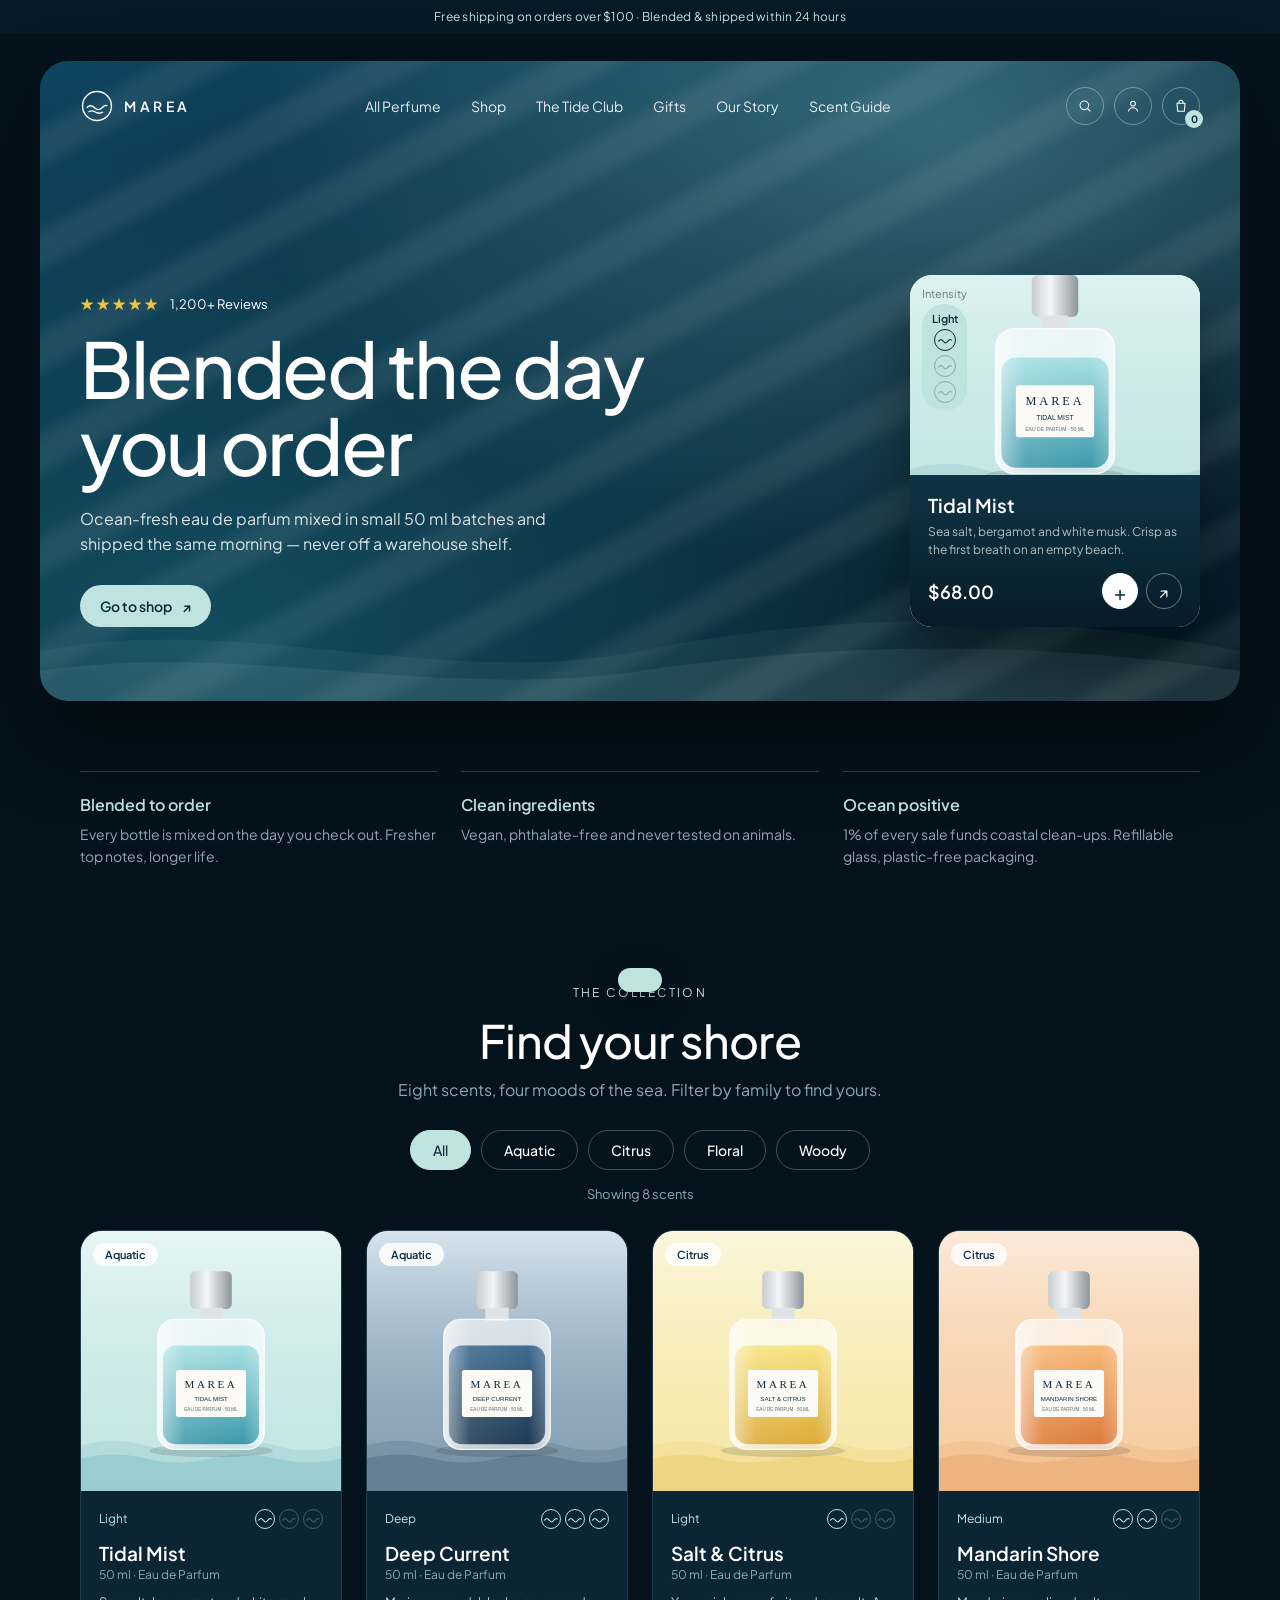
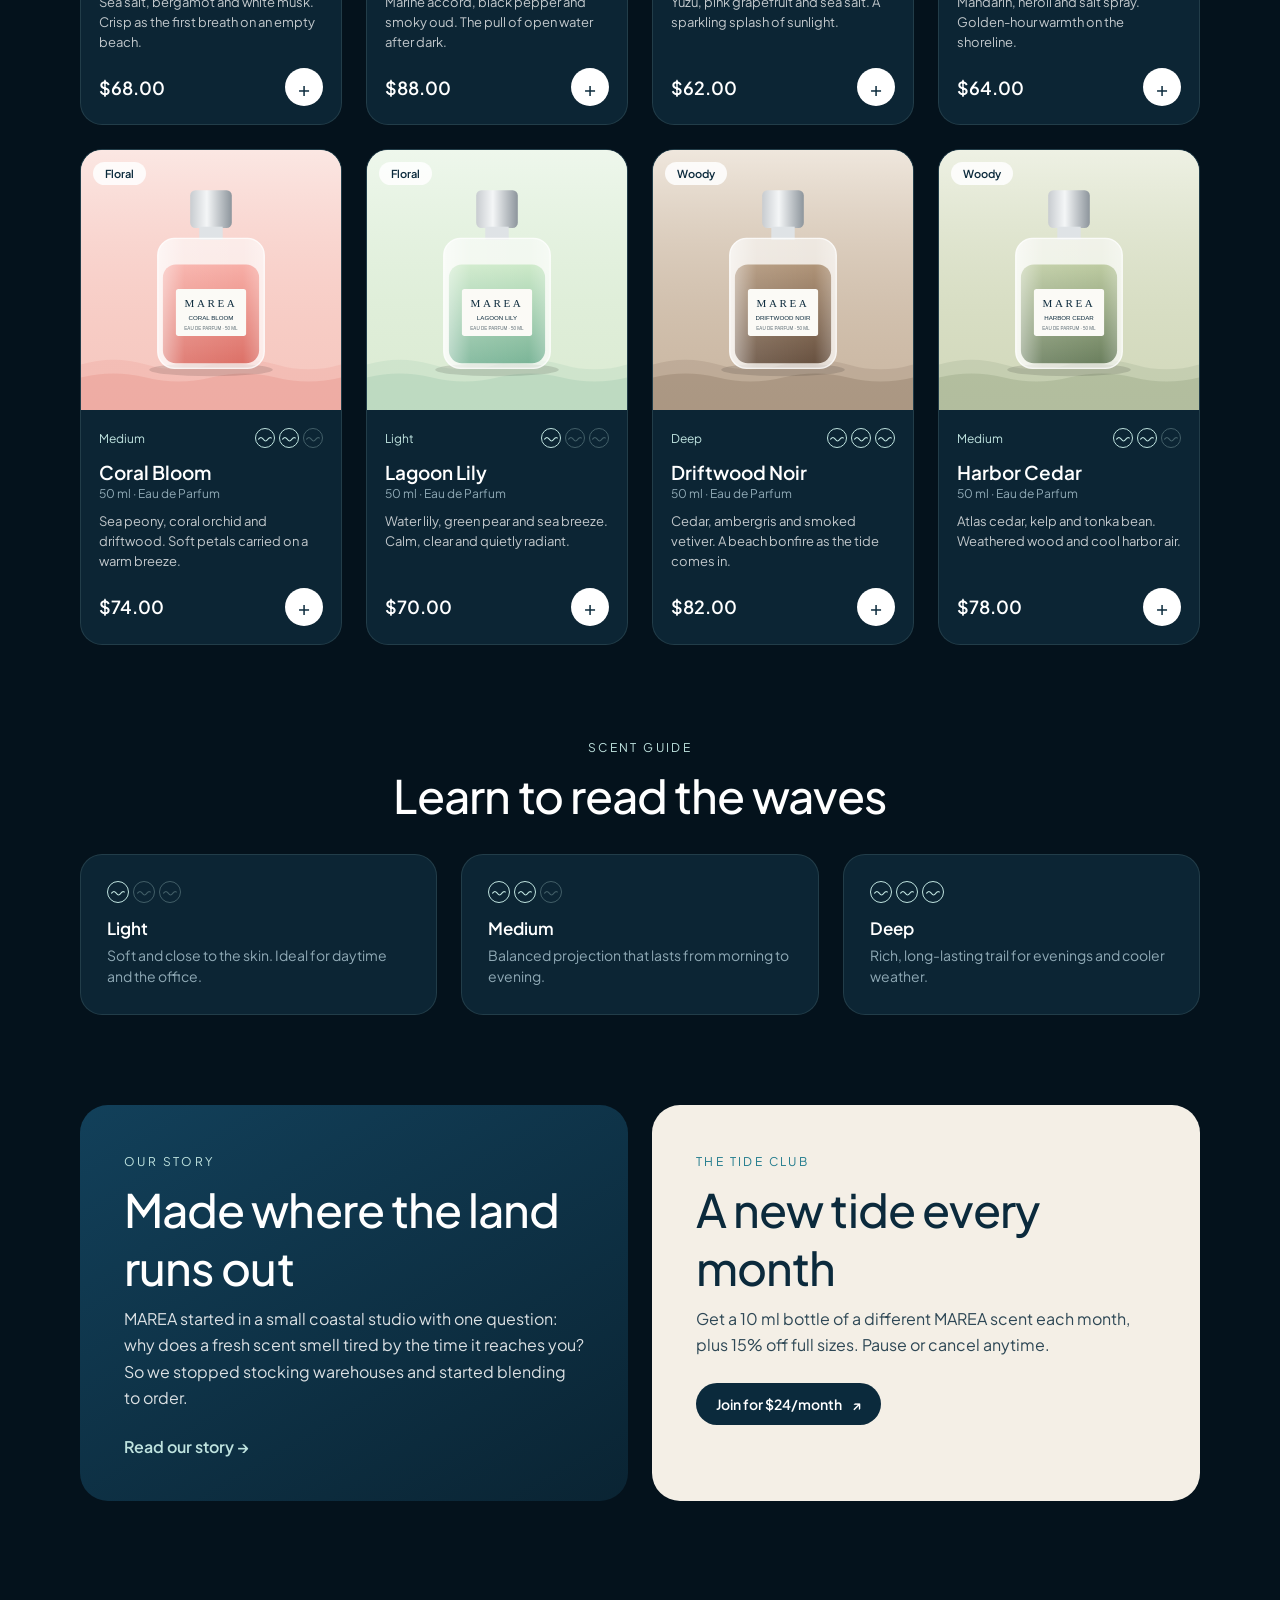
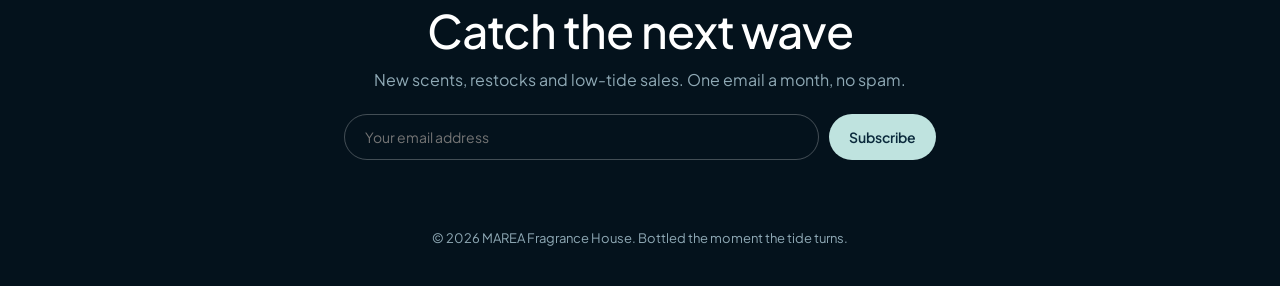
<file: tugas_4_javascript_marea-website/marea-website/index.html>
<!DOCTYPE html>
<html lang="en">
<head>
  <meta charset="UTF-8" />
  <meta name="viewport" content="width=device-width, initial-scale=1.0" />
  <title>MAREA | Ocean-Fresh Perfume</title>
  <link rel="preconnect" href="https://fonts.googleapis.com" />
  <link href="https://fonts.googleapis.com/css2?family=Plus+Jakarta+Sans:wght@300;400;500;600;700&display=swap" rel="stylesheet" />
  <link rel="stylesheet" href="style.css" />
</head>
<body>
  <!-- Shipping bar -->
  <div class="topbar">Free shipping on orders over $100 · Blended &amp; shipped within 24 hours</div>

  <!-- ===== HERO ===== -->
  <section class="hero-wrap">
    <div class="hero">
      <div class="hero-rays"></div>

      <header class="navbar">
        <a href="#" class="logo" aria-label="MAREA home">
          <svg viewBox="0 0 40 40" width="34" height="34" fill="none" stroke="currentColor" stroke-width="1.6">
            <circle cx="20" cy="20" r="17" />
            <path d="M8 22c3-3 6-3 9 0s6 3 9 0 5-3 6-2" />
            <path d="M10 27c3-2 5-2 8 0s6 2 9 0" />
          </svg>
          <span>MAREA</span>
        </a>

        <nav class="nav-links">
          <a href="#collection" data-nav="All">All Perfume</a>
          <a href="#collection">Shop</a>
          <a href="#club">The Tide Club</a>
          <a href="#collection">Gifts</a>
          <a href="#story">Our Story</a>
          <a href="#guide">Scent Guide</a>
        </nav>

        <div class="nav-icons">
          <button class="icon-btn" aria-label="Search">
            <svg viewBox="0 0 24 24"><circle cx="11" cy="11" r="6.5" /><path d="M16 16l4 4" /></svg>
          </button>
          <button class="icon-btn" aria-label="Account">
            <svg viewBox="0 0 24 24"><circle cx="12" cy="8.5" r="3.5" /><path d="M5 20c1.2-3.6 4-5.5 7-5.5s5.8 1.9 7 5.5" /></svg>
          </button>
          <button class="icon-btn" aria-label="Bag">
            <svg viewBox="0 0 24 24"><path d="M6 8h12l-1 12H7L6 8z" /><path d="M9 8V6.5a3 3 0 016 0V8" /></svg>
            <span class="bag-count" id="bagCount">0</span>
          </button>
        </div>
      </header>

      <div class="hero-content">
        <div class="hero-text">
          <div class="reviews">
            <span class="stars">★★★★★</span>
            <span>1,200+ Reviews</span>
          </div>
          <h1>Blended the day<br />you order</h1>
          <p>Ocean-fresh eau de parfum mixed in small 50 ml batches and shipped the same morning — never off a warehouse shelf.</p>
          <a href="#collection" class="btn-primary">Go to shop <span>↗</span></a>
        </div>

        <!-- Featured product card: filled by JavaScript -->
        <article class="featured-card" id="featuredCard"></article>
      </div>

      <svg class="hero-waves" viewBox="0 0 1440 120" preserveAspectRatio="none">
        <path d="M0 70 C240 30 480 110 720 70 S1200 30 1440 70 V120 H0Z" fill="rgba(191,227,223,0.06)" />
        <path d="M0 90 C240 60 480 120 720 90 S1200 60 1440 90 V120 H0Z" fill="rgba(191,227,223,0.08)" />
      </svg>
    </div>
  </section>

  <!-- ===== VALUE STRIP ===== -->
  <section class="values">
    <div class="value">
      <h3>Blended to order</h3>
      <p>Every bottle is mixed on the day you check out. Fresher top notes, longer life.</p>
    </div>
    <div class="value">
      <h3>Clean ingredients</h3>
      <p>Vegan, phthalate-free and never tested on animals.</p>
    </div>
    <div class="value">
      <h3>Ocean positive</h3>
      <p>1% of every sale funds coastal clean-ups. Refillable glass, plastic-free packaging.</p>
    </div>
  </section>

  <!-- ===== PRODUCT COLLECTION (Task 1 & 2) ===== -->
  <section class="collection" id="collection">
    <div class="section-head">
      <span class="eyebrow">The Collection</span>
      <h2>Find your shore</h2>
      <p>Eight scents, four moods of the sea. Filter by family to find yours.</p>
    </div>

    <!-- Filter buttons: generated by JavaScript -->
    <div class="filters" id="filterButtons"></div>
    <p class="result-count" id="resultCount"></p>

    <!-- Product list: rendered by JavaScript loop -->
    <div class="product-grid" id="productGrid"></div>
  </section>

  <!-- ===== SCENT GUIDE ===== -->
  <section class="guide" id="guide">
    <div class="section-head">
      <span class="eyebrow">Scent Guide</span>
      <h2>Learn to read the waves</h2>
    </div>
    <div class="guide-grid">
      <div class="guide-item"><span class="waves-ico" data-level="1"></span><h4>Light</h4><p>Soft and close to the skin. Ideal for daytime and the office.</p></div>
      <div class="guide-item"><span class="waves-ico" data-level="2"></span><h4>Medium</h4><p>Balanced projection that lasts from morning to evening.</p></div>
      <div class="guide-item"><span class="waves-ico" data-level="3"></span><h4>Deep</h4><p>Rich, long-lasting trail for evenings and cooler weather.</p></div>
    </div>
  </section>

  <!-- ===== STORY + CLUB ===== -->
  <section class="split">
    <div class="story" id="story">
      <span class="eyebrow">Our Story</span>
      <h2>Made where the land runs out</h2>
      <p>MAREA started in a small coastal studio with one question: why does a fresh scent smell tired by the time it reaches you? So we stopped stocking warehouses and started blending to order.</p>
      <a href="#story" class="link">Read our story →</a>
    </div>
    <div class="club" id="club">
      <span class="eyebrow">The Tide Club</span>
      <h2>A new tide every month</h2>
      <p>Get a 10 ml bottle of a different MAREA scent each month, plus 15% off full sizes. Pause or cancel anytime.</p>
      <a href="#club" class="btn-primary">Join for $24/month <span>↗</span></a>
    </div>
  </section>

  <!-- ===== NEWSLETTER ===== -->
  <section class="newsletter">
    <h2>Catch the next wave</h2>
    <p>New scents, restocks and low-tide sales. One email a month, no spam.</p>
    <form id="newsletterForm">
      <input type="email" placeholder="Your email address" required />
      <button type="submit" class="btn-primary">Subscribe</button>
    </form>
  </section>

  <footer>
    <p>© 2026 MAREA Fragrance House. Bottled the moment the tide turns.</p>
  </footer>

  <!-- Toast message -->
  <div class="toast" id="toast"></div>

  <script src="script.js"></script>
</body>
</html>
</file>
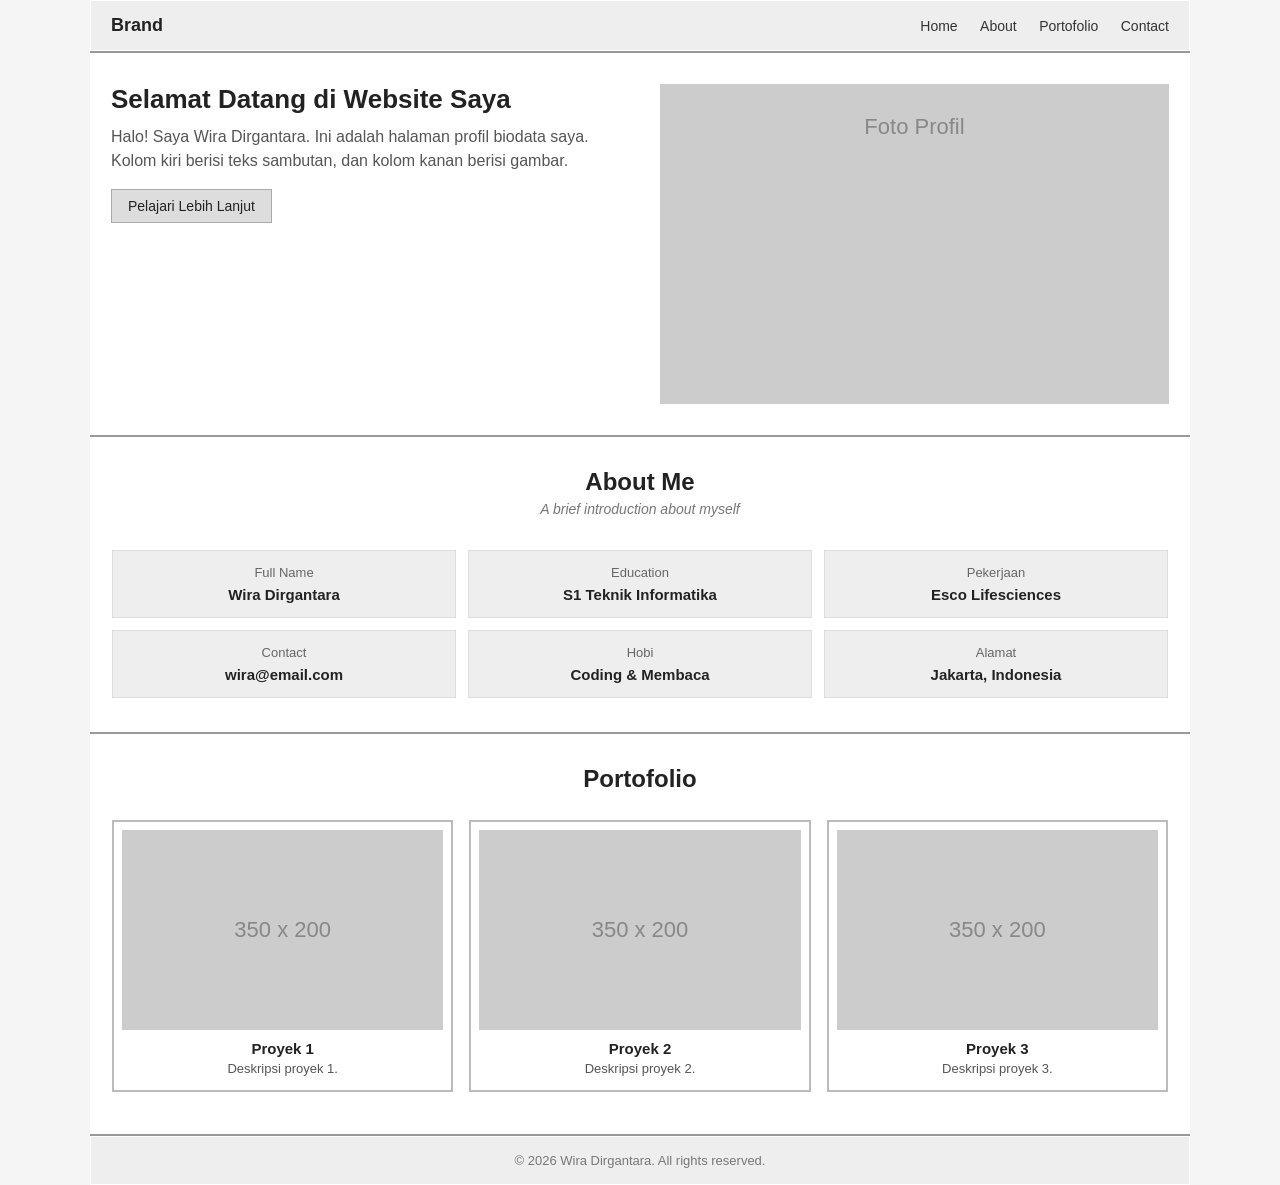
<file: tugas_1.html>
<!DOCTYPE html>
<html lang="id">
<head>
  <meta charset="UTF-8">
  <meta name="viewport" content="width=device-width, initial-scale=1.0">
  <title>Profil Biodata</title>
  <style>
    body {
      margin: 0;
      font-family: Arial, Helvetica, sans-serif;
      background: #f5f5f5;
      color: #222;
    }
    table { border-collapse: collapse; }
    .page { width: 100%; max-width: 1100px; margin: 0 auto; background: #fff; }
    .section { border-bottom: 2px solid #999; }

    /* Section 1 - Menu */
    .menu td { padding: 14px 20px; background: #eee; }
    .brand { font-weight: bold; font-size: 18px; }
    .menu a { margin-left: 18px; color: #333; text-decoration: none; font-size: 14px; }
    .menu a:hover { text-decoration: underline; }

    /* Section 2 - Header */
    .hero td { padding: 30px 20px; vertical-align: top; }
    .hero h1 { margin: 0 0 10px; font-size: 26px; }
    .hero p { margin: 0 0 16px; color: #555; line-height: 1.5; }
    .btn {
      display: inline-block; padding: 8px 16px; background: #ddd;
      border: 1px solid #aaa; color: #222; text-decoration: none; font-size: 14px;
    }
    .hero-img {
      width: 100%; height: 260px; background: #ccc; color: #888;
      text-align: center; vertical-align: middle; font-size: 22px;
    }

    /* Section 3 - About / Biodata */
    .title { text-align: center; padding: 30px 20px 4px; }
    .title h2 { margin: 0; font-size: 24px; }
    .subtitle { text-align: center; color: #777; font-style: italic; font-size: 14px; padding-bottom: 20px; }
    .bio { width: 100%; border-spacing: 12px; border-collapse: separate; padding: 0 8px 20px; }
    .bio td {
      width: 33.33%; background: #eee; border: 1px solid #ddd;
      padding: 14px; text-align: center; vertical-align: top;
    }
    .bio .label { font-size: 13px; color: #666; margin-bottom: 6px; }
    .bio .value { font-weight: bold; font-size: 15px; }

    /* Section 4 - Portfolio */
    .porto { width: 100%; border-spacing: 16px; border-collapse: separate; padding: 0 4px 24px; }
    .porto > tbody > tr > td {
      width: 33.33%; border: 2px solid #bbb; padding: 8px; vertical-align: top;
    }
    .thumb {
      height: 200px; background: #ccc; color: #888; text-align: center;
      font-size: 22px; line-height: 200px;
    }
    .porto h3 { margin: 10px 0 4px; font-size: 15px; text-align: center; }
    .porto p { margin: 0 0 6px; font-size: 13px; color: #555; text-align: center; }

    footer { text-align: center; padding: 16px; font-size: 13px; color: #777; background: #eee; }
  </style>
</head>
<body>

<table class="page">
  <!-- SECTION 1: MENU -->
  <tr>
    <td class="section">
      <table class="menu" width="100%">
        <tr>
          <td class="brand">Brand</td>
          <td align="right">
            <a href="#home">Home</a>
            <a href="#about">About</a>
            <a href="#portfolio">Portofolio</a>
            <a href="#contact">Contact</a>
          </td>
        </tr>
      </table>
    </td>
  </tr>

  <!-- SECTION 2: JUDUL KIRI, GAMBAR KANAN -->
  <tr id="home">
    <td class="section">
      <table class="hero" width="100%">
        <tr>
          <td width="50%">
            <h1>Selamat Datang di Website Saya</h1>
            <p>Halo! Saya Wira Dirgantara. Ini adalah halaman profil biodata saya.
               Kolom kiri berisi teks sambutan, dan kolom kanan berisi gambar.</p>
            <a class="btn" href="#about">Pelajari Lebih Lanjut</a>
          </td>
          <td width="50%">
            <table width="100%">
              <tr>
                <td class="hero-img">
                  <!-- Ganti dengan foto kamu: <img src="foto.jpg" width="100%"> -->
                  Foto Profil
                </td>
              </tr>
            </table>
          </td>
        </tr>
      </table>
    </td>
  </tr>

  <!-- SECTION 3: BIODATA 6 BOX -->
  <tr id="about">
    <td class="section">
      <table width="100%">
        <tr><td class="title"><h2>About Me</h2></td></tr>
        <tr><td class="subtitle">A brief introduction about myself</td></tr>
        <tr>
          <td>
            <table class="bio">
              <tr>
                <td><div class="label">Full Name</div><div class="value">Wira Dirgantara</div></td>
                <td><div class="label">Education</div><div class="value">S1 Teknik Informatika</div></td>
                <td><div class="label">Pekerjaan</div><div class="value">Esco Lifesciences</div></td>
              </tr>
              <tr id="contact">
                <td><div class="label">Contact</div><div class="value">wira@email.com</div></td>
                <td><div class="label">Hobi</div><div class="value">Coding &amp; Membaca</div></td>
                <td><div class="label">Alamat</div><div class="value">Jakarta, Indonesia</div></td>
              </tr>
            </table>
          </td>
        </tr>
      </table>
    </td>
  </tr>

  <!-- SECTION 4: PORTOFOLIO -->
  <tr id="portfolio">
    <td class="section">
      <table width="100%">
        <tr><td class="title" style="padding-bottom:10px"><h2>Portofolio</h2></td></tr>
        <tr>
          <td>
            <table class="porto">
              <tr>
                <td>
                  <div class="thumb">350 x 200</div>
                  <h3>Proyek 1</h3>
                  <p>Deskripsi proyek 1.</p>
                </td>
                <td>
                  <div class="thumb">350 x 200</div>
                  <h3>Proyek 2</h3>
                  <p>Deskripsi proyek 2.</p>
                </td>
                <td>
                  <div class="thumb">350 x 200</div>
                  <h3>Proyek 3</h3>
                  <p>Deskripsi proyek 3.</p>
                </td>
              </tr>
            </table>
          </td>
        </tr>
      </table>
    </td>
  </tr>

  <tr>
    <td><footer>&copy; 2026 Wira Dirgantara. All rights reserved.</footer></td>
  </tr>
</table>

</body>
</html>
</file>
<file: tugas_4_javascript_marea-website/marea-website/style.css>
/* =========== MAREA - Ocean-Fresh Perfume =========== */
:root {
  --abyss: #04121c;
  --deep: #0a2433;
  --ocean: #12405a;
  --teal: #1f7a8c;
  --seafoam: #bfe3df;
  --sand: #f4efe6;
  --white: #ffffff;
  --ink: #0b2a3c;
  --muted: #8fa9b5;
  --radius: 28px;
}

* { margin: 0; padding: 0; box-sizing: border-box; }
html { scroll-behavior: smooth; }
body {
  font-family: "Plus Jakarta Sans", system-ui, sans-serif;
  background: var(--abyss);
  color: var(--white);
  -webkit-font-smoothing: antialiased;
}
a { color: inherit; text-decoration: none; }
button { font-family: inherit; cursor: pointer; border: none; }

.topbar {
  text-align: center; font-size: 12px; letter-spacing: .02em;
  padding: 9px 16px; color: var(--seafoam); background: #061a26;
}

/* ---------- HERO ---------- */
.hero-wrap { padding: 28px 40px 0; }
.hero {
  position: relative; overflow: hidden;
  min-height: 640px; border-radius: var(--radius);
  padding: 26px 40px 60px;
  background:
    radial-gradient(ellipse at 75% 10%, rgba(127, 209, 216, .35), transparent 55%),
    radial-gradient(ellipse at 15% 90%, rgba(31, 122, 140, .45), transparent 60%),
    linear-gradient(160deg, #0f4560 0%, #0a2b3e 45%, #051823 100%);
  box-shadow: 0 40px 80px rgba(0, 0, 0, .45);
}
/* diagonal light rays (like sun through water) */
.hero-rays {
  position: absolute; inset: -20%;
  background: repeating-linear-gradient(-28deg,
      rgba(255, 255, 255, .07) 0 34px, transparent 34px 90px);
  filter: blur(6px);
  animation: drift 14s ease-in-out infinite alternate;
  pointer-events: none;
}
@keyframes drift { to { transform: translateX(60px); } }
.hero-waves { position: absolute; left: 0; bottom: 0; width: 100%; height: 120px; pointer-events: none; }

.navbar {
  position: relative; z-index: 2;
  display: flex; align-items: center; justify-content: space-between; gap: 24px;
}
.logo { display: flex; align-items: center; gap: 10px; font-weight: 600; letter-spacing: .25em; font-size: 14px; }
.nav-links { display: flex; gap: 30px; font-size: 14px; }
.nav-links a { opacity: .9; transition: opacity .2s; }
.nav-links a:hover { opacity: 1; color: var(--seafoam); }
.nav-icons { display: flex; gap: 10px; }
.icon-btn {
  position: relative; width: 38px; height: 38px; border-radius: 50%;
  background: transparent; border: 1px solid rgba(255, 255, 255, .35);
  display: grid; place-items: center; color: var(--white); transition: background .2s;
}
.icon-btn:hover { background: rgba(255, 255, 255, .1); }
.icon-btn svg { width: 16px; height: 16px; fill: none; stroke: currentColor; stroke-width: 1.6; }
.bag-count {
  position: absolute; bottom: -4px; right: -4px;
  min-width: 18px; height: 18px; padding: 0 4px; border-radius: 9px;
  background: var(--seafoam); color: var(--ink); font-size: 10px; font-weight: 700;
  display: grid; place-items: center;
}
.bag-count.bump { animation: bump .35s ease; }
@keyframes bump { 50% { transform: scale(1.4); } }

.hero-content {
  position: relative; z-index: 2;
  display: flex; align-items: flex-end; justify-content: space-between; gap: 40px;
  margin-top: 150px;
}
.hero-text { max-width: 660px; }
.reviews { display: flex; align-items: center; gap: 10px; font-size: 13px; margin-bottom: 16px; }
.stars { color: #f5c542; letter-spacing: 2px; font-size: 16px; }
.hero-text h1 { font-size: clamp(44px, 6vw, 78px); font-weight: 500; line-height: 1; letter-spacing: -.03em; }
.hero-text p { margin: 22px 0 28px; font-size: 16px; line-height: 1.6; color: rgba(255, 255, 255, .85); max-width: 470px; }

.btn-primary {
  display: inline-flex; align-items: center; gap: 10px;
  padding: 12px 20px; border-radius: 999px;
  background: var(--seafoam); color: var(--ink); font-weight: 600; font-size: 14px;
  transition: transform .2s, background .2s;
}
.btn-primary:hover { transform: translateY(-2px); background: #d6efec; }

/* Featured card */
.featured-card {
  width: 290px; flex-shrink: 0; border-radius: 22px; overflow: hidden;
  background: var(--white); color: var(--ink);
  box-shadow: 0 30px 60px rgba(0, 0, 0, .4);
}
.featured-top { position: relative; height: 200px; background: var(--sand); }
.featured-top img { width: 100%; height: 100%; object-fit: cover; }
.level-box { position: absolute; top: 12px; left: 12px; z-index: 1; }
.level-title { font-size: 11px; color: #6b7c85; display: block; margin-bottom: 4px; }
.level-pill {
  display: flex; flex-direction: column; align-items: center; gap: 4px;
  padding: 8px 6px; border-radius: 999px; background: var(--seafoam);
}
.level-name { font-size: 11px; font-weight: 600; }
.featured-bottom { background: linear-gradient(180deg, #0f3446, #071c28); color: var(--white); padding: 18px; }
.featured-bottom h3 { font-size: 19px; font-weight: 600; }
.featured-bottom p { font-size: 12px; line-height: 1.5; color: rgba(255, 255, 255, .7); margin: 6px 0 14px; }
.featured-actions { display: flex; align-items: center; justify-content: space-between; }
.featured-actions .price { font-size: 18px; font-weight: 600; }
.featured-actions div { display: flex; gap: 8px; }
.round-btn {
  width: 36px; height: 36px; border-radius: 50%; display: grid; place-items: center;
  border: 1px solid rgba(255, 255, 255, .4); background: transparent; color: var(--white); font-size: 16px;
  transition: transform .2s;
}
.round-btn.light { background: var(--white); color: var(--ink); border-color: var(--white); font-size: 20px; }
.round-btn:hover { transform: scale(1.08); }

/* Wave intensity icons */
.wave { display: inline-flex; width: 22px; height: 22px; border-radius: 50%; place-items: center; justify-content: center; align-items: center; border: 1px solid currentColor; opacity: .3; }
.wave.on { opacity: 1; }
.wave svg { width: 14px; height: 8px; fill: none; stroke: currentColor; stroke-width: 1.8; stroke-linecap: round; }

/* ---------- VALUES ---------- */
.values {
  display: grid; grid-template-columns: repeat(3, 1fr); gap: 24px;
  max-width: 1200px; margin: 70px auto 0; padding: 0 40px;
}
.value { padding: 22px 0; border-top: 1px solid rgba(191, 227, 223, .25); }
.value h3 { font-size: 16px; font-weight: 600; color: var(--seafoam); margin-bottom: 8px; }
.value p { font-size: 14px; line-height: 1.6; color: var(--muted); }

/* ---------- COLLECTION ---------- */
.collection, .guide { max-width: 1200px; margin: 0 auto; padding: 90px 40px 0; }
.section-head { text-align: center; margin-bottom: 30px; }
.eyebrow { font-size: 12px; letter-spacing: .2em; text-transform: uppercase; color: var(--seafoam); }
.section-head h2, .split h2, .newsletter h2 { font-size: clamp(32px, 4vw, 46px); font-weight: 500; letter-spacing: -.02em; margin: 10px 0; }
.section-head p { color: var(--muted); }

.filters { display: flex; justify-content: center; flex-wrap: wrap; gap: 10px; }
.filter-btn {
  padding: 10px 22px; border-radius: 999px; font-size: 14px; font-weight: 500;
  background: transparent; color: var(--white); border: 1px solid rgba(255, 255, 255, .25);
  transition: all .2s;
}
.filter-btn:hover { border-color: var(--seafoam); }
.filter-btn.active { background: var(--seafoam); color: var(--ink); border-color: var(--seafoam); }
.result-count { text-align: center; font-size: 13px; color: var(--muted); margin: 16px 0 28px; }

.product-grid { display: grid; grid-template-columns: repeat(auto-fill, minmax(250px, 1fr)); gap: 24px; }
.product-card {
  border-radius: 22px; overflow: hidden; background: #0c2534;
  border: 1px solid rgba(191, 227, 223, .12);
  display: flex; flex-direction: column;
  transition: transform .25s, box-shadow .25s;
  animation: rise .45s ease both;
}
@keyframes rise { from { opacity: 0; transform: translateY(16px); } }
.product-card:hover { transform: translateY(-6px); box-shadow: 0 24px 48px rgba(0, 0, 0, .4); }
.product-img { position: relative; aspect-ratio: 1 / 1; background: var(--sand); }
.product-img img { width: 100%; height: 100%; object-fit: cover; display: block; }
.tag {
  position: absolute; top: 12px; left: 12px; padding: 5px 12px; border-radius: 999px;
  background: rgba(255, 255, 255, .85); color: var(--ink); font-size: 11px; font-weight: 600;
}
.product-info { padding: 18px; display: flex; flex-direction: column; flex: 1; }
.level-row { display: flex; align-items: center; justify-content: space-between; color: var(--seafoam); }
.level-label { font-size: 12px; }
.level-waves { display: flex; gap: 4px; }
.level-waves .wave { width: 20px; height: 20px; }
.product-info h3 { font-size: 19px; font-weight: 600; margin-top: 12px; }
.size { font-size: 12px; color: var(--muted); margin: 2px 0 10px; }
.desc { font-size: 13px; line-height: 1.55; color: rgba(255, 255, 255, .75); flex: 1; }
.card-bottom { display: flex; align-items: center; justify-content: space-between; margin-top: 16px; }
.price { font-size: 18px; font-weight: 600; }
.product-info .add-btn {
  width: 38px; height: 38px; border-radius: 50%;
  background: var(--white); color: var(--ink); font-size: 20px; transition: transform .2s, background .2s;
}
.product-info .add-btn:hover { transform: scale(1.1); background: var(--seafoam); }
.empty { grid-column: 1 / -1; text-align: center; color: var(--muted); padding: 40px; }

/* ---------- GUIDE ---------- */
.guide-grid { display: grid; grid-template-columns: repeat(3, 1fr); gap: 24px; }
.guide-item { padding: 26px; border-radius: 22px; background: #0c2534; border: 1px solid rgba(191, 227, 223, .12); color: var(--seafoam); }
.guide-item .waves-ico { display: flex; gap: 4px; }
.guide-item h4 { color: var(--white); font-size: 17px; margin: 14px 0 6px; font-weight: 600; }
.guide-item p { color: var(--muted); font-size: 14px; line-height: 1.55; }

/* ---------- STORY + CLUB ---------- */
.split { display: grid; grid-template-columns: 1fr 1fr; gap: 24px; max-width: 1200px; margin: 90px auto 0; padding: 0 40px; }
.story, .club { border-radius: var(--radius); padding: 44px; }
.story { background: linear-gradient(150deg, #12405a, #0a2433); }
.club { background: var(--sand); color: var(--ink); }
.club .eyebrow { color: var(--teal); }
.split p { line-height: 1.65; margin: 6px 0 24px; opacity: .85; }
.link { color: var(--seafoam); font-weight: 600; }
.club .btn-primary { background: var(--ink); color: var(--white); }

/* ---------- NEWSLETTER ---------- */
.newsletter { text-align: center; max-width: 640px; margin: 100px auto 0; padding: 0 24px; }
.newsletter p { color: var(--muted); }
.newsletter form { display: flex; gap: 10px; margin-top: 24px; }
.newsletter input {
  flex: 1; padding: 13px 20px; border-radius: 999px; font: inherit; font-size: 14px;
  border: 1px solid rgba(255, 255, 255, .25); background: transparent; color: var(--white);
}
.newsletter input:focus { outline: 2px solid var(--seafoam); outline-offset: 2px; }
footer { text-align: center; color: var(--muted); font-size: 13px; padding: 70px 24px 40px; }

/* ---------- TOAST ---------- */
.toast {
  position: fixed; left: 50%; bottom: 28px; transform: translate(-50%, 120px);
  padding: 12px 22px; border-radius: 999px; background: var(--seafoam); color: var(--ink);
  font-size: 14px; font-weight: 600; box-shadow: 0 10px 30px rgba(0, 0, 0, .35);
  transition: transform .35s ease; z-index: 50;
}
.toast.show { transform: translate(-50%, 0); }

/* ---------- RESPONSIVE ---------- */
@media (max-width: 1000px) {
  .nav-links { display: none; }
  .hero-content { flex-direction: column; align-items: flex-start; margin-top: 90px; }
}
@media (max-width: 760px) {
  .hero-wrap { padding: 16px 16px 0; }
  .hero { padding: 20px 20px 70px; }
  .values, .guide-grid, .split { grid-template-columns: 1fr; }
  .values, .split, .collection, .guide { padding-left: 16px; padding-right: 16px; }
  .featured-card { width: 100%; }
  .newsletter form { flex-direction: column; }
}
</file>
